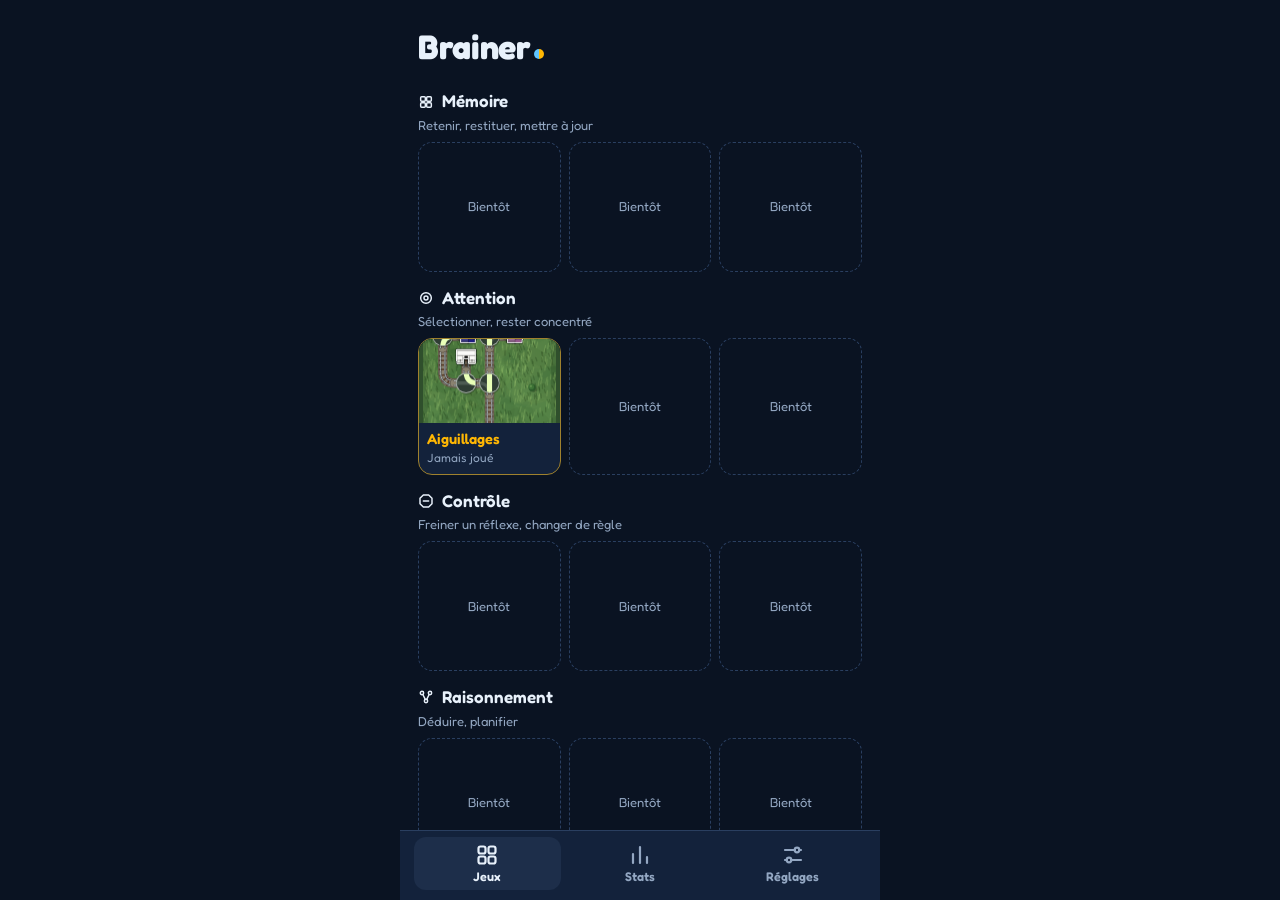
<file: app/index.html>
<!DOCTYPE html>
<html lang="fr" data-apparence="nuit">
<head>
<meta charset="utf-8">
<meta name="viewport" content="width=device-width,initial-scale=1,viewport-fit=cover">
<meta name="theme-color" content="#0a1322">
<meta name="apple-mobile-web-app-capable" content="yes">
<meta name="apple-mobile-web-app-status-bar-style" content="black-translucent">
<title>Brainer</title>
<link rel="manifest" href="manifest.webmanifest">
<link rel="icon" href="icones/icone-192.png">
<link rel="apple-touch-icon" href="icones/icone-192.png">
<link rel="stylesheet" href="cadre/charte.css">
<script>
  // Apparence appliquée avant le premier rendu (évite un flash de la mauvaise couleur).
  try { const a = JSON.parse(localStorage.getItem('brainer.reglages') || '{}').apparence; if (a) document.documentElement.dataset.apparence = a } catch (e) {}
</script>
</head>
<body>
<canvas id="decor" aria-hidden="true"></canvas>
<main id="app" aria-live="polite"></main>
<noscript><p class="noscript">Brainer a besoin de JavaScript.</p></noscript>
<script type="module" src="cadre/app.js"></script>
</body>
</html>
</file>
<file: app/cadre/charte.css>
/* Charte visuelle de Brainer — REGLES.md §7 (maquette docs/maquettes/maquette.html).
   Les 3 apparences se choisissent dans Réglages : <html data-apparence="nuit|jour|contraste">.
   Un jeu n'ajoute que sa couleur signature (--jeu) et son décor. */

@font-face{font-family:'Fredoka';font-weight:400;font-display:swap;src:url(../polices/fredoka-latin-400-normal.woff2) format('woff2')}
@font-face{font-family:'Fredoka';font-weight:500;font-display:swap;src:url(../polices/fredoka-latin-500-normal.woff2) format('woff2')}
@font-face{font-family:'Fredoka';font-weight:600;font-display:swap;src:url(../polices/fredoka-latin-600-normal.woff2) format('woff2')}
@font-face{font-family:'Fredoka';font-weight:700;font-display:swap;src:url(../polices/fredoka-latin-700-normal.woff2) format('woff2')}
@font-face{font-family:'Atkinson Hyperlegible';font-weight:400;font-display:swap;src:url(../polices/atkinson-hyperlegible-latin-400-normal.woff2) format('woff2')}
@font-face{font-family:'Atkinson Hyperlegible';font-weight:700;font-display:swap;src:url(../polices/atkinson-hyperlegible-latin-700-normal.woff2) format('woff2')}

:root,[data-apparence=nuit]{color-scheme:dark;--font:'Fredoka',system-ui,sans-serif;--r:14px;--rc:22px;
 --bg:#0a1322;--panel:#13223b;--key:#1d2e4a;--line:#2a3f60;--text:#e8f1fb;--muted:#93a7c2;--onacc:#0a1322;
 --ok:#5fe0a0;--err:#ff7a6b;--gold:#ffd66b;--veil:rgba(6,12,22,.74);--shadow:0 20px 60px rgba(0,0,0,.5)}
[data-apparence=jour]{color-scheme:light;--bg:#eef3f9;--panel:#ffffff;--key:#e3eaf3;--line:#d3ddea;--text:#14213a;--muted:#55657e;--onacc:#ffffff;
 --ok:#127443;--err:#c8371f;--gold:#8a5800;--veil:rgba(238,243,249,.8);--shadow:0 18px 50px rgba(20,33,58,.18)}
[data-apparence=contraste]{color-scheme:dark;--font:'Atkinson Hyperlegible',system-ui,sans-serif;--r:10px;--rc:16px;
 --bg:#0c0c0e;--panel:#17171b;--key:#26262c;--line:#45454f;--text:#ffffff;--muted:#bdbdc6;--onacc:#000000;
 --ok:#00c48c;--err:#ff6b3d;--gold:#f0e442;--veil:rgba(0,0,0,.8);--shadow:none}

*{box-sizing:border-box;min-width:0;-webkit-tap-highlight-color:transparent}
html,body{margin:0;height:100%;background:var(--bg);color:var(--text);font:16px/1.45 var(--font);-webkit-font-smoothing:antialiased;overscroll-behavior:none}
body{overflow:hidden;touch-action:manipulation}
button{font:inherit;color:inherit}
:focus-visible{outline:2px solid var(--jeu,var(--text));outline-offset:2px}
.noscript{padding:40px;text-align:center}

/* --- Cadre : une colonne de téléphone, centrée sur ordinateur --- */
#decor{position:fixed;inset:0;width:100%;height:100%;display:block}
#app{position:fixed;inset:0;max-width:480px;margin:0 auto;display:flex;flex-direction:column}
.ecran{position:relative;flex:1;display:flex;flex-direction:column;min-height:0;
 padding:max(16px,env(safe-area-inset-top)) 18px max(16px,env(safe-area-inset-bottom))}
.voile{position:fixed;inset:0;background:var(--veil);pointer-events:none}
.voile.leger{background:color-mix(in srgb,var(--bg) 22%,transparent)}
.milieu{margin:auto 0;position:relative}
.defile{flex:1;overflow-y:auto;scrollbar-width:none;margin:0 -18px;padding:0 18px}
.defile::-webkit-scrollbar{display:none}

/* --- Carte, titres, textes --- */
.carte{background:var(--panel);border:1px solid var(--line);border-radius:var(--rc);padding:22px 20px;box-shadow:var(--shadow)}
.titre-jeu{font-size:50px;font-weight:700;line-height:1;margin:6px 0 8px;color:var(--jeu);text-align:center;letter-spacing:-.01em;user-select:none;-webkit-user-select:none}
[data-apparence=contraste] .titre-jeu{font-size:44px}
h2{font-size:26px;font-weight:600;margin:0 0 4px;text-align:center;line-height:1.15}
.aide{font-size:14px;color:var(--muted);text-align:center;margin:0}
.accroche{text-align:center;color:var(--muted);font-size:16px;margin:0 0 14px}
.pastille{display:flex;justify-content:center}
.pastille span{display:inline-flex;align-items:center;gap:7px;font-size:14px;font-weight:600;padding:5px 12px;border-radius:999px;color:var(--muted);background:color-mix(in srgb,var(--muted) 14%,transparent)}
.ico{width:16px;height:16px;flex:none}

/* --- Boutons --- */
.btn{display:flex;align-items:center;justify-content:center;width:100%;min-height:54px;border:0;border-radius:var(--r);font:600 19px var(--font);background:var(--key);color:var(--text);margin-top:10px;cursor:pointer;text-decoration:none;padding:0 14px}
.btn.principal{background:var(--jeu,var(--text));color:var(--onacc)}
.btn.discret{background:transparent;border:1.5px solid var(--line);font-size:17px;min-height:48px}
.btn:active{transform:translateY(1px);filter:brightness(.95)}
.rangee{display:flex;gap:10px}.rangee .btn{flex:1}
.retour-hub{position:absolute;top:max(12px,env(safe-area-inset-top));left:14px;z-index:3;display:inline-flex;align-items:center;gap:6px;height:40px;padding:0 14px 0 10px;border-radius:999px;background:var(--panel);border:1.5px solid var(--line);color:var(--text);font:600 15px var(--font);cursor:pointer}
.retour-hub::before,.retour::before{content:"";width:9px;height:9px;border-left:2.5px solid currentColor;border-bottom:2.5px solid currentColor;transform:rotate(45deg);margin-left:4px}

/* --- Modes et niveaux --- */
.mode{display:block;width:100%;text-align:left;border:1.5px solid var(--line);border-radius:var(--r);background:var(--key);color:var(--text);padding:13px 15px;margin-top:10px;cursor:pointer}
.mode b{font-size:20px;font-weight:600}
.mode i{font-style:normal;font-size:14px;color:var(--muted);font-weight:500;margin-left:6px}
.mode p{margin:3px 0 0;font-size:14px;color:var(--muted);line-height:1.35}
.mode .rec{float:right;font-size:14px;color:var(--jeu);font-weight:600;margin-top:4px;font-variant-numeric:tabular-nums}
.grille{display:grid;grid-template-columns:1fr 1fr;gap:9px;margin-top:12px}
.niv{border:1.5px solid var(--line);border-radius:var(--r);background:var(--key);padding:9px 11px;text-align:left;color:var(--text);cursor:pointer;display:grid;grid-template-columns:auto 1fr;gap:0 10px;align-items:center;min-height:56px}
.niv .n{grid-row:span 2;font-size:28px;font-weight:700;color:var(--jeu);width:30px;text-align:center}
.niv .s{font-size:14px;font-weight:600;font-variant-numeric:tabular-nums}
.niv .s small{color:var(--muted);font-weight:500;font-size:14px}
.barre{height:4px;border-radius:2px;background:var(--line);overflow:hidden;display:block}
.barre i{display:block;height:100%;background:var(--jeu)}
.niv.prochain{border-color:var(--jeu)}

/* --- Tutoriel --- */
.illu{height:170px;border-radius:calc(var(--rc) - 8px);margin-bottom:14px;border:1px solid var(--line);overflow:hidden;background:var(--bg)}
.illu canvas{width:100%;height:100%;display:block}
.points{display:flex;gap:7px;justify-content:center;margin:14px 0 4px}
.points i{width:8px;height:8px;border-radius:50%;background:var(--line)}.points i.on{background:var(--jeu);width:22px;border-radius:4px}

/* --- Partie : bandeau, vies, zone --- */
.partie{padding:0}
.bandeau{position:relative;z-index:2;display:flex;align-items:center;gap:16px;padding:max(8px,env(safe-area-inset-top)) 14px 8px;background:color-mix(in srgb,var(--bg) 88%,transparent);border-bottom:1px solid var(--line)}
.bandeau div{display:flex;flex-direction:column}
.bandeau small{font-size:11px;letter-spacing:.06em;text-transform:uppercase;color:var(--muted);font-weight:600}
.bandeau b{font-size:22px;font-weight:600;font-variant-numeric:tabular-nums;line-height:1.1}
.bandeau .pause{margin-left:auto;width:44px;height:44px;border-radius:12px;background:var(--key);border:1.5px solid var(--line);display:grid;place-items:center;cursor:pointer;flex:none}
.bandeau .pause::before{content:"";width:14px;height:16px;border-left:5px solid var(--text);border-right:5px solid var(--text)}
.temps{position:absolute;left:0;right:0;bottom:-3px;height:3px;background:var(--line)}
.temps i{display:block;height:100%;background:var(--jeu);transition:width .25s linear}
.vies{display:flex;gap:3px;align-items:center;height:27px}
.vies svg{width:23px;height:23px;fill:var(--jeu)}
.vies svg.perdue{fill:none;stroke:var(--muted);stroke-width:1.5;opacity:.75}
.zone{position:relative;flex:1;min-height:0}
.zone canvas{position:absolute;inset:0;width:100%;height:100%;display:block;touch-action:none}
.recouvre{position:absolute;inset:0;z-index:5;display:flex;flex-direction:column;padding:max(16px,env(safe-area-inset-top)) 18px max(16px,env(safe-area-inset-bottom));background:var(--veil);backdrop-filter:blur(4px);-webkit-backdrop-filter:blur(4px)}

/* --- Fin de partie --- */
.score{font-size:58px;font-weight:700;text-align:center;line-height:1;margin:8px 0 2px;font-variant-numeric:tabular-nums}
.score small{font-size:24px;color:var(--muted);font-weight:600}
.record{display:flex;justify-content:center;margin:8px 0}
.record span{display:inline-flex;gap:6px;align-items:center;font-size:15px;font-weight:600;color:var(--gold);border:1.5px solid var(--gold);border-radius:999px;padding:4px 12px}
.chiffres{display:grid;grid-template-columns:1fr 1fr;gap:8px;margin:12px 0 4px}
.chiffres div{background:var(--key);border-radius:calc(var(--r) - 2px);padding:9px;text-align:center}
.chiffres b{display:block;font-size:22px;font-weight:600;font-variant-numeric:tabular-nums}
.chiffres small{font-size:12.5px;color:var(--muted)}

/* --- Stats --- */
table{width:100%;border-collapse:collapse;font-size:14px;font-variant-numeric:tabular-nums}
th{font-size:11px;letter-spacing:.06em;text-transform:uppercase;color:var(--muted);font-weight:600;text-align:right;padding:4px 2px}
td{padding:6px 2px;border-top:1px solid var(--line);text-align:right}
th:first-child,td:first-child{text-align:left}
td small,.discret-txt{color:var(--muted)}
.rubrique{font-size:12px;letter-spacing:.06em;text-transform:uppercase;color:var(--muted);font-weight:600;margin:14px 0 4px}
.puces{display:flex;flex-wrap:wrap;gap:6px;margin:8px 0}
.puces button{font-size:13px;padding:6px 11px;border-radius:999px;border:1.5px solid var(--line);background:none;cursor:pointer;min-height:32px}
.puces button.on{background:var(--jeu);border-color:var(--jeu);color:var(--onacc);font-weight:600}
.courbe{width:100%;height:96px;display:block}
.vide{color:var(--muted);text-align:center;font-size:14px;padding:12px 0}
.mention{font-size:12.5px;color:var(--muted);text-align:center;margin:10px 0 0}

/* --- Hub --- */
.hub{padding-bottom:0}
.hub-tete{display:flex;align-items:center;justify-content:space-between;padding:6px 0 4px}
.marque{font-size:34px;font-weight:700;letter-spacing:-.01em;margin:0}
.marque span{display:inline-block;width:10px;height:10px;border-radius:50%;margin-left:3px}
.categorie{margin-top:14px}
.categorie h3{margin:0 0 2px;font-size:17px;font-weight:600;display:flex;align-items:center;gap:8px}
.categorie p{margin:0 0 7px;font-size:13px;color:var(--muted)}
.tuiles{display:grid;grid-template-columns:repeat(3,1fr);gap:8px}
.tuile{border-radius:var(--r);background:var(--panel);border:1.5px solid color-mix(in srgb,var(--jeu,var(--line)) 55%,var(--line));overflow:hidden;cursor:pointer;text-align:left;padding:0;color:var(--text);text-decoration:none;display:block}
/* vignette : le décor tourne dans un écran de téléphone virtuel (390 × 844) recadré au centre, il remplit toute la vignette */
.vignette{position:relative;height:84px;overflow:hidden;background:var(--bg)}
.vignette canvas{position:absolute;left:0;top:50%;width:100%;height:auto;aspect-ratio:390/844;transform:translateY(-50%);display:block}
.tuile b{display:block;font-size:14.5px;font-weight:600;padding:5px 8px 0;color:var(--jeu)}
.tuile small{display:block;font-size:12px;color:var(--muted);padding:0 8px 7px;font-variant-numeric:tabular-nums}
.tuile.bientot{border-style:dashed;border-color:var(--line);background:transparent;display:grid;place-items:center;min-height:130px;color:var(--muted);font-size:13px;cursor:default}
.onglets{display:grid;grid-template-columns:repeat(3,1fr);gap:6px;margin:0 -18px;padding:6px 14px max(10px,env(safe-area-inset-bottom));background:var(--panel);border-top:1px solid var(--line)}
.onglets a{display:flex;flex-direction:column;align-items:center;gap:2px;color:var(--muted);font:600 12.5px var(--font);padding:6px 0;border-radius:12px;text-decoration:none;min-height:48px}
.onglets a svg{width:24px;height:24px}
.onglets a.on{color:var(--text);background:var(--key)}
.titre-onglet{font-size:30px;font-weight:600;margin:6px 0 10px}
.liste{background:var(--panel);border:1px solid var(--line);border-radius:var(--rc);overflow:hidden;margin-bottom:12px}
.liste>*{display:flex;align-items:center;justify-content:space-between;gap:10px;padding:12px 16px;border-top:1px solid var(--line);min-height:52px;width:100%;background:none;border-left:0;border-right:0;border-bottom:0;text-align:left;font-size:16px}
.liste>*:first-child{border-top:0}
.liste small{display:block;font-size:12.5px;color:var(--muted)}
.liste .danger{color:var(--err);font-weight:600}
.interrupteur{width:48px;height:28px;border-radius:14px;background:var(--line);position:relative;flex:none;border:0;cursor:pointer;padding:0}
.interrupteur::after{content:"";position:absolute;top:3px;left:3px;width:22px;height:22px;border-radius:50%;background:var(--text);transition:left .15s}
.interrupteur[aria-checked=true]{background:var(--ok)}.interrupteur[aria-checked=true]::after{left:23px;background:#fff}
.segments{display:flex;background:var(--key);border-radius:10px;padding:3px;gap:2px;flex:none}
.segments button{border:0;background:none;color:var(--muted);font:600 13px var(--font);padding:7px 9px;border-radius:8px;cursor:pointer;min-height:34px}
.segments button[aria-pressed=true]{background:var(--panel);color:var(--text)}
.ligne-jeu{display:flex;align-items:center;gap:10px}
.ligne-jeu i{width:10px;height:10px;border-radius:50%;background:var(--jeu);flex:none}

/* --- Dialogue et toast --- */
.dialogue{position:fixed;inset:0;z-index:20;display:grid;place-items:center;padding:24px;background:var(--veil)}
.dialogue .carte{max-width:380px;width:100%}
.toast{position:fixed;left:50%;bottom:max(24px,env(safe-area-inset-bottom));transform:translateX(-50%);z-index:30;background:var(--text);color:var(--bg);padding:10px 16px;border-radius:999px;font-weight:600;font-size:15px;box-shadow:var(--shadow)}

.maj{position:fixed;left:50%;transform:translateX(-50%);bottom:max(84px,calc(env(safe-area-inset-bottom) + 76px));z-index:25;width:min(440px,calc(100% - 24px));display:flex;align-items:center;gap:12px;padding:10px 10px 10px 16px;background:var(--panel);border:1.5px solid var(--line);border-radius:var(--rc);box-shadow:var(--shadow);font-weight:600}
.maj span{flex:1}.maj .btn{width:auto;margin:0;min-height:44px;font-size:16px;--jeu:var(--text)}
@media (prefers-reduced-motion:reduce){*{transition:none!important;animation:none!important}}
</file>
